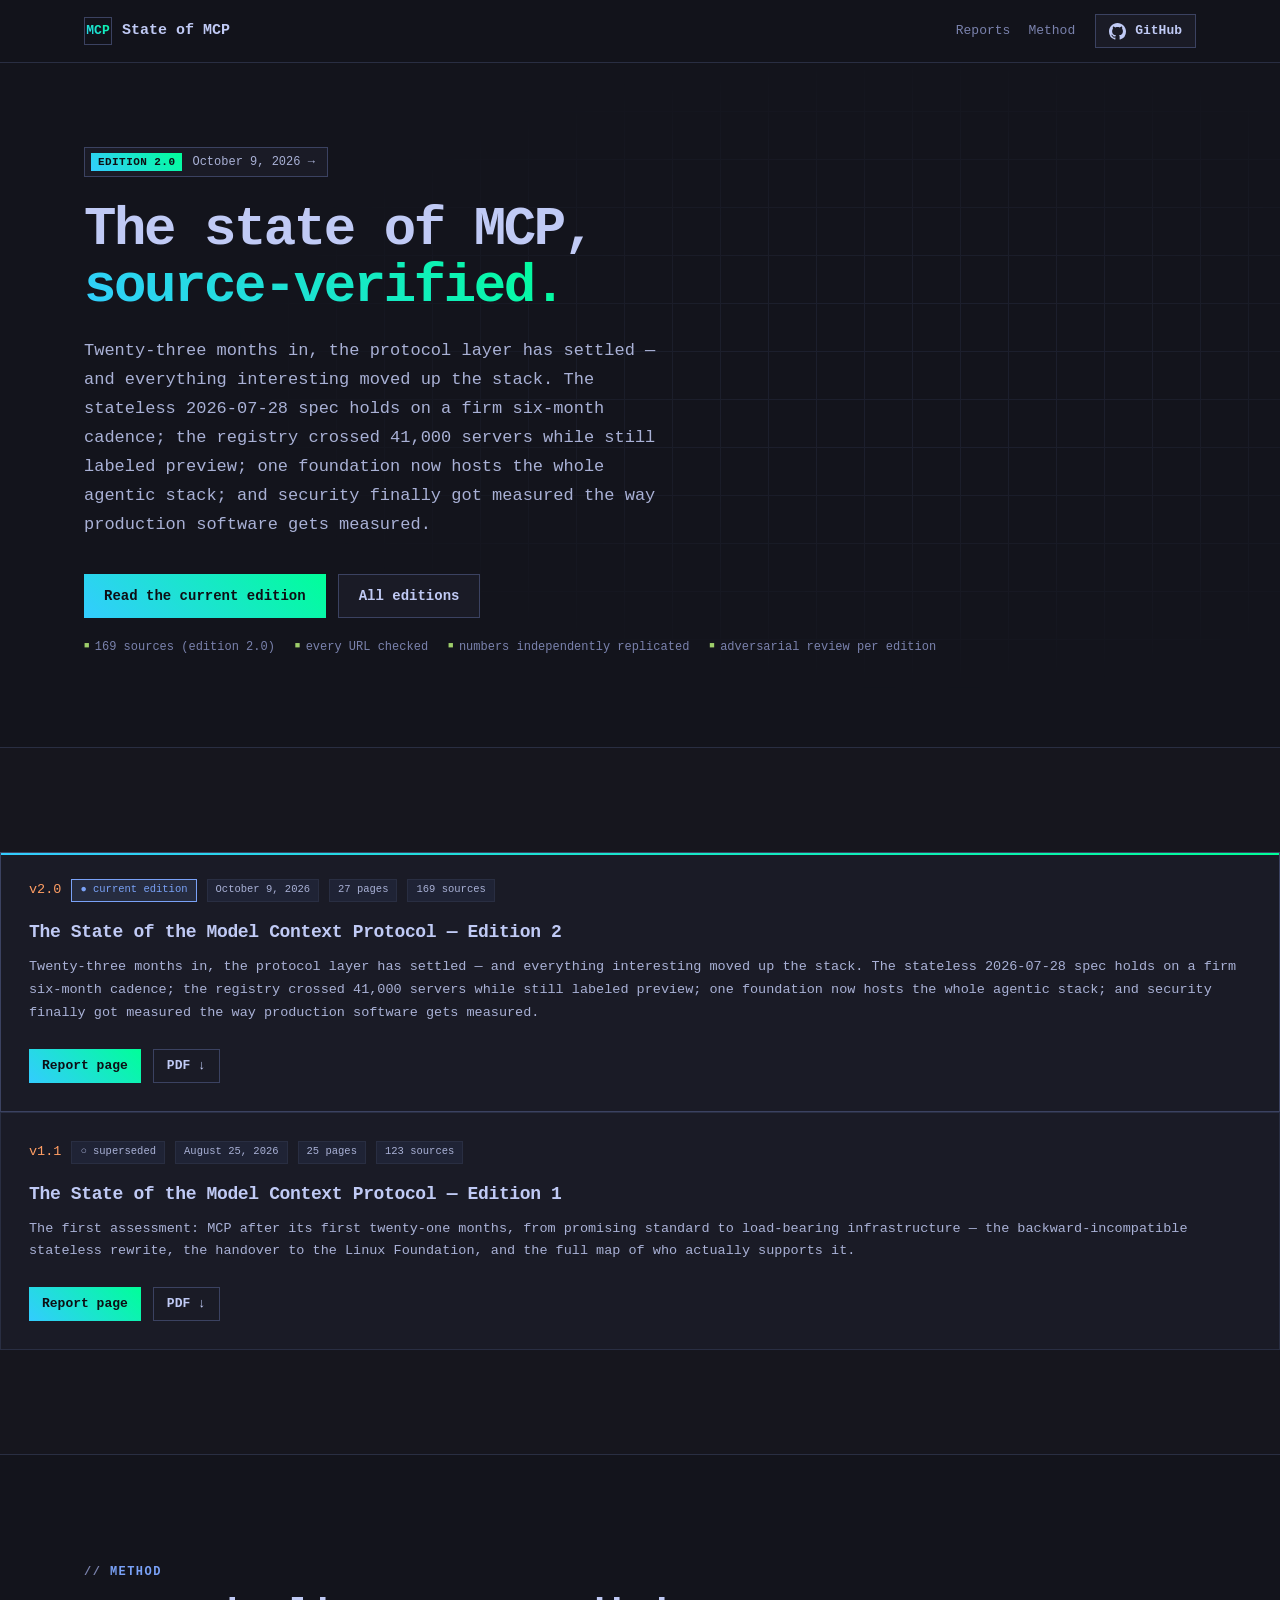
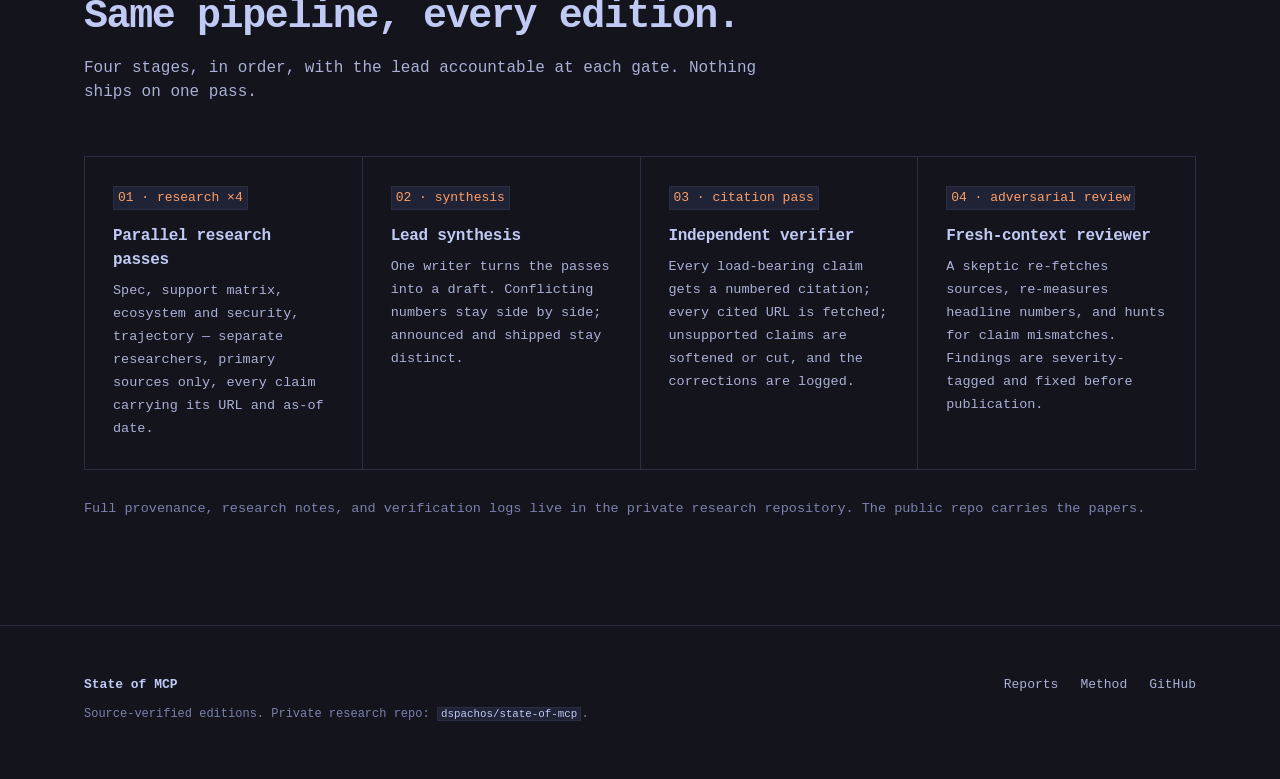
<file: site/index.html>
<!doctype html>
<html lang="en">
  <head>
    <meta charset="utf-8" />
    <meta name="viewport" content="width=device-width, initial-scale=1, viewport-fit=cover" />
    <title>The State of MCP — source-verified white paper, editions</title>
    <meta
      name="description"
      content="A recurring, source-verified white paper on the Model Context Protocol: where it stands, where it runs, and where it is going. Every edition re-runs the full verification pipeline."
    />
    <meta name="theme-color" content="#13141c" />
    <link rel="icon" href="favicon.svg" type="image/svg+xml" />
    <link rel="preload" href="fonts/JetBrainsMono.woff2" as="font" type="font/woff2" crossorigin />
    <link rel="stylesheet" href="style.css" />
    <meta property="og:type" content="website" />
    <meta property="og:site_name" content="The State of MCP" />
    <meta property="og:title" content="The State of MCP — source-verified white paper" />
    <meta
      property="og:description"
      content="A recurring white paper on the Model Context Protocol. 169 sources, every URL checked, census independently replicated."
    />
    <meta name="twitter:card" content="summary_large_image" />
  </head>
  <body>
    <a class="sr-only focus:not-sr-only focus:fixed focus:left-4 focus:top-3 focus:z-20 focus:bg-[var(--card)] focus:px-3 focus:py-2" href="#main"
      >Skip to content</a
    >

    <header class="sticky top-0 z-10 border-b border-[var(--line)] bg-[rgba(19,20,28,0.94)]">
      <div class="wrap flex items-center gap-5 h-[62px]">
        <a class="flex items-center gap-2.5 whitespace-nowrap !text-[var(--text)] font-bold text-[15px]" href="index.html">
          <span class="inline-grid place-items-center w-7 h-7 border border-[var(--line-strong)] text-[13px] font-bold grad !text-transparent" aria-hidden="true">MCP</span>
          State of MCP
        </a>
        <nav class="ml-auto flex gap-[18px] text-[13px]" aria-label="Sections">
          <a class="!text-[var(--muted)]" href="#reports">Reports</a>
          <a class="!text-[var(--muted)]" href="#method">Method</a>
        </nav>
        <a class="btn btn-sm" href="https://github.com/dspachos/state-of-mcp-report">
          <svg viewBox="0 0 16 16" fill="currentColor" class="w-[17px] h-[17px]" aria-hidden="true">
            <path d="M8 0c4.42 0 8 3.58 8 8a8.013 8.013 0 0 1-5.45 7.59c-.4.08-.55-.17-.55-.38 0-.27.01-1.13.01-2.2 0-.75-.25-1.23-.54-1.48 1.78-.2 3.65-.88 3.65-3.95 0-.88-.31-1.59-.82-2.15.08-.2.36-1.02-.08-2.12 0 0-.67-.22-2.2.82-.64-.18-1.32-.27-2-.27-.68 0-1.36.09-2 .27-1.53-1.03-2.2-.82-2.2-.82-.44 1.1-.16 1.92-.08 2.12-.51.56-.82 1.28-.82 2.15 0 3.06 1.86 3.75 3.64 3.95-.23.2-.44.55-.51 1.07-.46.21-1.61.55-2.33-.66-.15-.24-.6-.83-1.23-.82-.67.01-.27.38.01.53.34.19.73.9.82 1.13.16.45.68 1.31 2.69.94 0 .67.01 1.3.01 1.49 0 .21-.15.45-.55.38A7.995 7.995 0 0 1 0 8c0-4.42 3.58-8 8-8Z" />
          </svg>
          GitHub
        </a>
      </div>
    </header>

    <main id="main">
      <!-- Hero -->
      <section class="relative overflow-hidden border-b border-[var(--line)]">
        <div class="grid-bg absolute inset-0 pointer-events-none" aria-hidden="true"></div>
        <div class="wrap relative pt-[84px] pb-[92px]">
          <div>
            <a class="badge" id="hero-badge" href="#">EDITION 2</a>
            <h1 class="mt-6 mb-[22px] text-[clamp(32px,4.6vw,54px)] leading-[1.06] tracking-[-0.045em]">
              The state of MCP,<br /><span class="grad">source-verified.</span>
            </h1>
            <p class="lead text-[17px] leading-[1.7] max-w-[34em]" id="hero-lead"></p>
            <div class="flex flex-wrap gap-3 mt-[34px]">
              <a class="btn btn-primary" id="hero-read" href="#">Read the current edition</a>
              <a class="btn" href="#reports">All editions</a>
            </div>
            <div class="facts" id="hero-facts"></div>
          </div>
        </div>
      </section>

      <!-- Reports -->
      <section id="reports" class="py-[104px] border-b border-[var(--line)] bg-[var(--panel)]">
        <div class="wrap">
          <div class="max-w-[680px] mb-[52px]">
            <span class="kicker">Reports</span>
            <h2 class="text-[clamp(28px,3.6vw,40px)] leading-[1.15] tracking-[-0.035em]">Editions, newest first.</h2>
            <p class="mt-4 text-base">Each edition is a full re-run against fresh data — every count carries its as-of date, and the numbers get re-measured, not re-printed.</p>
          </div>
          <div class="grid grid-cols-1 lg:grid-cols-2 gap-4" id="reports"></div>
          <p class="mt-7 text-[13.5px] text-[var(--muted)]">
            Older editions also live in git — the <code>v1.1</code> tag pins the August 2026 release.
          </p>
        </div>
      </section>

      <!-- Method -->
      <section id="method" class="py-[104px] border-b border-[var(--line)]">
        <div class="wrap">
          <div class="max-w-[680px] mb-[52px]">
            <span class="kicker">Method</span>
            <h2 class="text-[clamp(28px,3.6vw,40px)] leading-[1.15] tracking-[-0.035em]">Same pipeline, every edition.</h2>
            <p class="mt-4 text-base">Four stages, in order, with the lead accountable at each gate. Nothing ships on one pass.</p>
          </div>
          <div class="grid grid-cols-1 md:grid-cols-2 lg:grid-cols-4 border-t border-l border-[var(--line)]">
            <article class="border-r border-b border-[var(--line)] p-7 bg-[var(--bg)]">
              <code class="inline-block mb-3.5 text-[13px] text-[var(--brand)]">01 · research ×4</code>
              <h3 class="text-base mb-2">Parallel research passes</h3>
              <p class="text-[13.5px]">Spec, support matrix, ecosystem and security, trajectory — separate researchers, primary sources only, every claim carrying its URL and as-of date.</p>
            </article>
            <article class="border-r border-b border-[var(--line)] p-7 bg-[var(--bg)]">
              <code class="inline-block mb-3.5 text-[13px] text-[var(--brand)]">02 · synthesis</code>
              <h3 class="text-base mb-2">Lead synthesis</h3>
              <p class="text-[13.5px]">One writer turns the passes into a draft. Conflicting numbers stay side by side; announced and shipped stay distinct.</p>
            </article>
            <article class="border-r border-b border-[var(--line)] p-7 bg-[var(--bg)]">
              <code class="inline-block mb-3.5 text-[13px] text-[var(--brand)]">03 · citation pass</code>
              <h3 class="text-base mb-2">Independent verifier</h3>
              <p class="text-[13.5px]">Every load-bearing claim gets a numbered citation; every cited URL is fetched; unsupported claims are softened or cut, and the corrections are logged.</p>
            </article>
            <article class="border-r border-b border-[var(--line)] p-7 bg-[var(--bg)]">
              <code class="inline-block mb-3.5 text-[13px] text-[var(--brand)]">04 · adversarial review</code>
              <h3 class="text-base mb-2">Fresh-context reviewer</h3>
              <p class="text-[13.5px]">A skeptic re-fetches sources, re-measures headline numbers, and hunts for claim mismatches. Findings are severity-tagged and fixed before publication.</p>
            </article>
          </div>
          <p class="mt-7 text-[13.5px] text-[var(--muted)]">
            Full provenance, research notes, and verification logs live in the private research repository. The public repo carries the papers.
          </p>
        </div>
      </section>
    </main>

    <footer class="py-12 pb-14 text-[13px] text-[var(--muted)]">
      <div class="wrap flex flex-wrap justify-between gap-7">
        <div>
          <div class="mb-2.5 font-bold !text-[var(--text)]">State of MCP</div>
          <small class="block mt-1 text-xs">Source-verified editions. Private research repo: <code>dspachos/state-of-mcp</code>.</small>
        </div>
        <div class="flex flex-wrap gap-[22px]">
          <a class="!text-[var(--body)]" href="#reports">Reports</a>
          <a class="!text-[var(--body)]" href="#method">Method</a>
          <a class="!text-[var(--body)]" href="https://github.com/dspachos/state-of-mcp-report">GitHub</a>
        </div>
      </div>
    </footer>

    <script src="site.js?v=2"></script>
    <script>
      renderIndex();
    </script>
  </body>
</html>
</file>
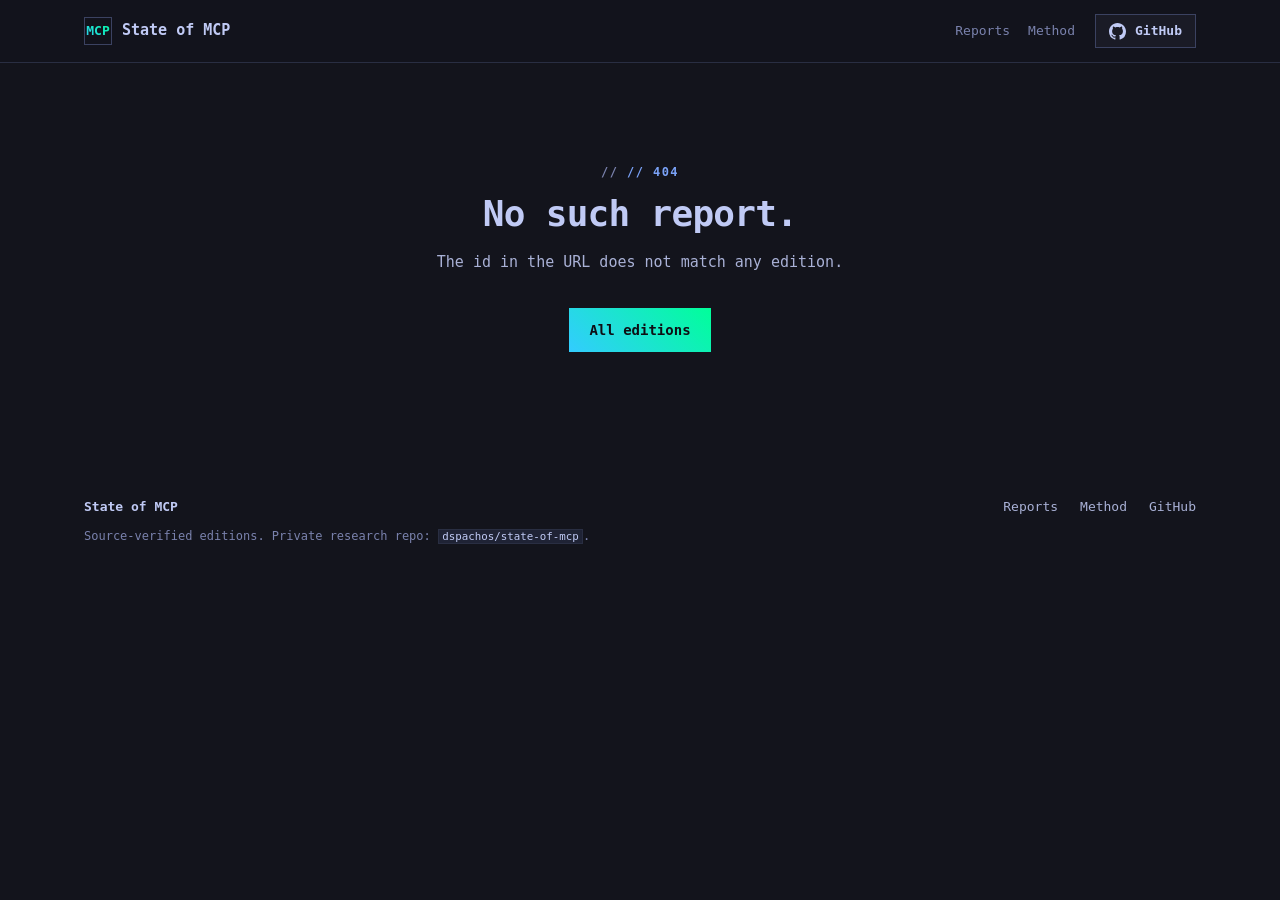
<file: site/report.html>
<!doctype html>
<html lang="en">
  <head>
    <meta charset="utf-8" />
    <meta name="viewport" content="width=device-width, initial-scale=1, viewport-fit=cover" />
    <title>Report — The State of MCP</title>
    <meta name="description" content="Edition page: summary and PDF download for one edition of the State of MCP white paper." />
    <meta name="theme-color" content="#13141c" />
    <link rel="icon" href="favicon.svg" type="image/svg+xml" />
    <link rel="preload" href="fonts/JetBrainsMono.woff2" as="font" type="font/woff2" crossorigin />
    <link rel="stylesheet" href="style.css" />
    <meta property="og:type" content="article" />
    <meta property="og:site_name" content="The State of MCP" />
    <meta name="twitter:card" content="summary_large_image" />
  </head>
  <body>
    <a class="sr-only focus:not-sr-only focus:fixed focus:left-4 focus:top-3 focus:z-20 focus:bg-[var(--card)] focus:px-3 focus:py-2" href="#main"
      >Skip to content</a
    >

    <header class="sticky top-0 z-10 border-b border-[var(--line)] bg-[rgba(19,20,28,0.94)]">
      <div class="wrap flex items-center gap-5 h-[62px]">
        <a class="flex items-center gap-2.5 whitespace-nowrap !text-[var(--text)] font-bold text-[15px]" href="index.html">
          <span class="inline-grid place-items-center w-7 h-7 border border-[var(--line-strong)] text-[13px] font-bold grad !text-transparent" aria-hidden="true">MCP</span>
          State of MCP
        </a>
        <nav class="ml-auto flex gap-[18px] text-[13px]" aria-label="Sections">
          <a class="!text-[var(--muted)]" href="index.html#reports">Reports</a>
          <a class="!text-[var(--muted)]" href="index.html#method">Method</a>
        </nav>
        <a class="btn btn-sm" href="https://github.com/dspachos/state-of-mcp-report">
          <svg viewBox="0 0 16 16" fill="currentColor" class="w-[17px] h-[17px]" aria-hidden="true">
            <path d="M8 0c4.42 0 8 3.58 8 8a8.013 8.013 0 0 1-5.45 7.59c-.4.08-.55-.17-.55-.38 0-.27.01-1.13.01-2.2 0-.75-.25-1.23-.54-1.48 1.78-.2 3.65-.88 3.65-3.95 0-.88-.31-1.59-.82-2.15.08-.2.36-1.02-.08-2.12 0 0-.67-.22-2.2.82-.64-.18-1.32-.27-2-.27-.68 0-1.36.09-2 .27-1.53-1.03-2.2-.82-2.2-.82-.44 1.1-.16 1.92-.08 2.12-.51.56-.82 1.28-.82 2.15 0 3.06 1.86 3.75 3.64 3.95-.23.2-.44.55-.51 1.07-.46.21-1.61.55-2.33-.66-.15-.24-.6-.83-1.23-.82-.67.01-.27.38.01.53.34.19.73.9.82 1.13.16.45.68 1.31 2.69.94 0 .67.01 1.3.01 1.49 0 .21-.15.45-.55.38A7.995 7.995 0 0 1 0 8c0-4.42 3.58-8 8-8Z" />
          </svg>
          GitHub
        </a>
      </div>
    </header>

    <main id="main">
      <div id="page-main">
        <!-- Page head -->
        <section class="relative overflow-hidden border-b border-[var(--line)]">
          <div class="grid-bg absolute inset-0 pointer-events-none" aria-hidden="true"></div>
          <div class="wrap relative pt-[88px] pb-20">
            <a class="badge mb-7" href="index.html#reports"><b id="rep-version">v</b> all editions →</a>
            <h1 class="mb-[22px] text-[clamp(32px,4.6vw,54px)] leading-[1.06] tracking-[-0.045em]" id="rep-title"></h1>
            <div class="flex flex-wrap gap-2.5" id="rep-meta"></div>
          </div>
        </section>

        <!-- Summary + download -->
        <section class="py-[104px] border-b border-[var(--line)] bg-[var(--panel)]">
          <div class="wrap grid grid-cols-1 lg:grid-cols-[minmax(0,1.35fr)_minmax(0,0.65fr)] gap-14 items-start">
            <div>
              <span class="kicker">Summary</span>
              <p class="text-[17px] leading-[1.7] !text-[var(--text)]" id="rep-lead"></p>
              <div class="mt-4 text-base" id="rep-summary"></div>
              <div class="mt-7" id="rep-status-note"></div>
            </div>
            <aside class="term">
              <div class="px-[18px] py-3">
                <a class="btn btn-primary w-full" id="rep-pdf" href="#" rel="noopener">Download PDF ↓</a>
              </div>
            </aside>
          </div>
        </section>

        <!-- Highlights -->
        <section class="py-[104px] border-b border-[var(--line)]">
          <div class="wrap">
            <div class="max-w-[680px] mb-[52px]">
              <span class="kicker">Findings</span>
              <h2 class="text-[clamp(28px,3.6vw,40px)] leading-[1.15] tracking-[-0.035em]">What this edition found.</h2>
            </div>
            <div class="grid grid-cols-1 md:grid-cols-2 gap-4" id="rep-highlights"></div>
          </div>
        </section>
      </div>
    </main>

    <footer class="py-12 pb-14 text-[13px] text-[var(--muted)]">
      <div class="wrap flex flex-wrap justify-between gap-7">
        <div>
          <div class="mb-2.5 font-bold !text-[var(--text)]">State of MCP</div>
          <small class="block mt-1 text-xs">Source-verified editions. Private research repo: <code>dspachos/state-of-mcp</code>.</small>
        </div>
        <div class="flex flex-wrap gap-[22px]">
          <a class="!text-[var(--body)]" href="index.html#reports">Reports</a>
          <a class="!text-[var(--body)]" href="index.html#method">Method</a>
          <a class="!text-[var(--body)]" href="https://github.com/dspachos/state-of-mcp-report">GitHub</a>
        </div>
      </div>
    </footer>

    <script src="site.js?v=2"></script>
    <script>
      renderReport();
    </script>
  </body>
</html>
</file>
<file: site/style.css>
*,:after,:before{--tw-border-spacing-x:0;--tw-border-spacing-y:0;--tw-translate-x:0;--tw-translate-y:0;--tw-rotate:0;--tw-skew-x:0;--tw-skew-y:0;--tw-scale-x:1;--tw-scale-y:1;--tw-pan-x: ;--tw-pan-y: ;--tw-pinch-zoom: ;--tw-scroll-snap-strictness:proximity;--tw-gradient-from-position: ;--tw-gradient-via-position: ;--tw-gradient-to-position: ;--tw-ordinal: ;--tw-slashed-zero: ;--tw-numeric-figure: ;--tw-numeric-spacing: ;--tw-numeric-fraction: ;--tw-ring-inset: ;--tw-ring-offset-width:0px;--tw-ring-offset-color:#fff;--tw-ring-color:rgba(59,130,246,.5);--tw-ring-offset-shadow:0 0 #0000;--tw-ring-shadow:0 0 #0000;--tw-shadow:0 0 #0000;--tw-shadow-colored:0 0 #0000;--tw-blur: ;--tw-brightness: ;--tw-contrast: ;--tw-grayscale: ;--tw-hue-rotate: ;--tw-invert: ;--tw-saturate: ;--tw-sepia: ;--tw-drop-shadow: ;--tw-backdrop-blur: ;--tw-backdrop-brightness: ;--tw-backdrop-contrast: ;--tw-backdrop-grayscale: ;--tw-backdrop-hue-rotate: ;--tw-backdrop-invert: ;--tw-backdrop-opacity: ;--tw-backdrop-saturate: ;--tw-backdrop-sepia: ;--tw-contain-size: ;--tw-contain-layout: ;--tw-contain-paint: ;--tw-contain-style: }::backdrop{--tw-border-spacing-x:0;--tw-border-spacing-y:0;--tw-translate-x:0;--tw-translate-y:0;--tw-rotate:0;--tw-skew-x:0;--tw-skew-y:0;--tw-scale-x:1;--tw-scale-y:1;--tw-pan-x: ;--tw-pan-y: ;--tw-pinch-zoom: ;--tw-scroll-snap-strictness:proximity;--tw-gradient-from-position: ;--tw-gradient-via-position: ;--tw-gradient-to-position: ;--tw-ordinal: ;--tw-slashed-zero: ;--tw-numeric-figure: ;--tw-numeric-spacing: ;--tw-numeric-fraction: ;--tw-ring-inset: ;--tw-ring-offset-width:0px;--tw-ring-offset-color:#fff;--tw-ring-color:rgba(59,130,246,.5);--tw-ring-offset-shadow:0 0 #0000;--tw-ring-shadow:0 0 #0000;--tw-shadow:0 0 #0000;--tw-shadow-colored:0 0 #0000;--tw-blur: ;--tw-brightness: ;--tw-contrast: ;--tw-grayscale: ;--tw-hue-rotate: ;--tw-invert: ;--tw-saturate: ;--tw-sepia: ;--tw-drop-shadow: ;--tw-backdrop-blur: ;--tw-backdrop-brightness: ;--tw-backdrop-contrast: ;--tw-backdrop-grayscale: ;--tw-backdrop-hue-rotate: ;--tw-backdrop-invert: ;--tw-backdrop-opacity: ;--tw-backdrop-saturate: ;--tw-backdrop-sepia: ;--tw-contain-size: ;--tw-contain-layout: ;--tw-contain-paint: ;--tw-contain-style: }

/*! tailwindcss v3.4.17 | MIT License | https://tailwindcss.com*/*,:after,:before{box-sizing:border-box;border:0 solid #e5e7eb}:after,:before{--tw-content:""}:host,html{line-height:1.5;-webkit-text-size-adjust:100%;-moz-tab-size:4;-o-tab-size:4;tab-size:4;font-family:ui-sans-serif,system-ui,sans-serif,Apple Color Emoji,Segoe UI Emoji,Segoe UI Symbol,Noto Color Emoji;font-feature-settings:normal;font-variation-settings:normal;-webkit-tap-highlight-color:transparent}body{margin:0;line-height:inherit}hr{height:0;color:inherit;border-top-width:1px}abbr:where([title]){-webkit-text-decoration:underline dotted;text-decoration:underline dotted}h1,h2,h3,h4,h5,h6{font-size:inherit;font-weight:inherit}a{color:inherit;text-decoration:inherit}b,strong{font-weight:bolder}code,kbd,pre,samp{font-family:JetBrains Mono,ui-monospace,SF Mono,Menlo,Consolas,monospace;font-feature-settings:normal;font-variation-settings:normal;font-size:1em}small{font-size:80%}sub,sup{font-size:75%;line-height:0;position:relative;vertical-align:baseline}sub{bottom:-.25em}sup{top:-.5em}table{text-indent:0;border-color:inherit;border-collapse:collapse}button,input,optgroup,select,textarea{font-family:inherit;font-feature-settings:inherit;font-variation-settings:inherit;font-size:100%;font-weight:inherit;line-height:inherit;letter-spacing:inherit;color:inherit;margin:0;padding:0}button,select{text-transform:none}button,input:where([type=button]),input:where([type=reset]),input:where([type=submit]){-webkit-appearance:button;background-color:transparent;background-image:none}:-moz-focusring{outline:auto}:-moz-ui-invalid{box-shadow:none}progress{vertical-align:baseline}::-webkit-inner-spin-button,::-webkit-outer-spin-button{height:auto}[type=search]{-webkit-appearance:textfield;outline-offset:-2px}::-webkit-search-decoration{-webkit-appearance:none}::-webkit-file-upload-button{-webkit-appearance:button;font:inherit}summary{display:list-item}blockquote,dd,dl,figure,h1,h2,h3,h4,h5,h6,hr,p,pre{margin:0}fieldset{margin:0}fieldset,legend{padding:0}menu,ol,ul{list-style:none;margin:0;padding:0}dialog{padding:0}textarea{resize:vertical}input::-moz-placeholder,textarea::-moz-placeholder{opacity:1;color:#9ca3af}input::placeholder,textarea::placeholder{opacity:1;color:#9ca3af}[role=button],button{cursor:pointer}:disabled{cursor:default}audio,canvas,embed,iframe,img,object,svg,video{display:block;vertical-align:middle}img,video{max-width:100%;height:auto}[hidden]:where(:not([hidden=until-found])){display:none}html{scroll-behavior:smooth}body{background-color:var(--bg);font-family:JetBrains Mono,ui-monospace,SF Mono,Menlo,Consolas,monospace;font-size:15px;line-height:1.7;color:var(--body);-webkit-font-smoothing:antialiased;-moz-osx-font-smoothing:grayscale;font-variant-ligatures:none}h1,h2,h3{font-weight:700;letter-spacing:-.02em;color:var(--text)}a{color:var(--accent);text-decoration-line:none}a:hover{text-decoration-line:underline;text-underline-offset:3px}code{border-width:1px;border-color:var(--line);background-color:var(--card-2);padding-left:.3em;padding-right:.3em;font-size:.9em;color:var(--text)}::focus-visible{outline:2px solid #3cf;outline-offset:2px}.wrap{margin-left:auto;margin-right:auto;max-width:1160px;padding-left:1.5rem;padding-right:1.5rem}.btn{display:inline-flex;height:2.75rem;cursor:pointer;align-items:center;justify-content:center;gap:9px;border-width:1px;border-color:var(--line-strong);background-color:var(--card);padding-left:1.25rem;padding-right:1.25rem;font-size:.875rem;line-height:1.25rem;font-weight:600;color:var(--text);text-decoration-line:none;transition-property:border-color,background,filter;transition-timing-function:cubic-bezier(.4,0,.2,1);transition-duration:.15s}.btn:hover{border-color:var(--accent);text-decoration-line:none}.btn-primary{border-width:0;color:var(--accent-ink);background:var(--active)}.btn-primary:hover{filter:brightness(1.1)}.btn-sm{height:34px;padding-left:13px;padding-right:13px;font-size:13px}.kicker{margin-bottom:.875rem;display:inline-block;font-size:.75rem;line-height:1rem;font-weight:600;text-transform:uppercase;letter-spacing:.12em;color:var(--accent)}.kicker:before{content:"// ";color:var(--muted)}.grad{background:var(--active);-webkit-background-clip:text;background-clip:text;color:transparent}.badge{display:inline-flex;align-items:center;gap:.625rem;border-width:1px;border-color:var(--line-strong);background-color:var(--card);padding:5px .75rem 5px 6px;font-size:.75rem;line-height:1rem;color:var(--body);text-decoration-line:none}.badge:hover{border-color:var(--accent);text-decoration-line:none}.badge b{padding:1px 7px;font-size:11px;font-weight:700;letter-spacing:.04em;color:var(--accent-ink);background:var(--active)}.facts{margin-top:1.25rem;display:flex;flex-wrap:wrap;-moz-column-gap:1.25rem;column-gap:1.25rem;row-gap:.5rem;font-size:.75rem;line-height:1rem;color:var(--muted)}.facts span:before{content:"■ ";color:var(--ok);font-size:9px;vertical-align:2px}.chip{display:inline-flex;height:23px;align-items:center;gap:.375rem;white-space:nowrap;border-width:1px;border-color:var(--line);background-color:var(--card-2);padding-left:.5rem;padding-right:.5rem;font-size:10.5px;color:var(--body)}.chip-current{border-color:var(--accent);background-color:var(--accent-soft);color:var(--accent)}.chip-ok{border-color:hsla(89,51%,61%,.5);background-color:var(--ok-soft);color:var(--ok)}.report-card{border-width:1px;border-color:var(--line);background-color:var(--card);padding:1.75rem;transition-property:color,background-color,border-color,text-decoration-color,fill,stroke;transition-timing-function:cubic-bezier(.4,0,.2,1);transition-duration:.2s}.report-card:hover{background-color:var(--card-2)}.report-card.current{border-color:var(--line-strong)}.report-card.current:before{content:"";display:block;margin:-28px -28px 24px;height:2px;background:var(--active)}.grid-bg{background-image:linear-gradient(var(--line) 1px,transparent 1px),linear-gradient(90deg,var(--line) 1px,transparent 1px);background-size:48px 48px;opacity:.45;-webkit-mask-image:radial-gradient(ellipse 75% 65% at 72% 45%,#000 20%,transparent 72%);mask-image:radial-gradient(ellipse 75% 65% at 72% 45%,#000 20%,transparent 72%)}.term{border-width:1px;border-color:var(--line);background-color:var(--code-bg)}.sr-only{position:absolute;width:1px;height:1px;padding:0;margin:-1px;overflow:hidden;clip:rect(0,0,0,0);white-space:nowrap;border-width:0}.pointer-events-none{pointer-events:none}.fixed{position:fixed}.absolute{position:absolute}.relative{position:relative}.sticky{position:sticky}.inset-0{inset:0}.top-0{top:0}.z-10{z-index:10}.my-2{margin-top:.5rem}.mb-2,.my-2{margin-bottom:.5rem}.mb-2\.5{margin-bottom:.625rem}.mb-3\.5{margin-bottom:.875rem}.mb-4{margin-bottom:1rem}.mb-6{margin-bottom:1.5rem}.mb-7{margin-bottom:1.75rem}.mb-8{margin-bottom:2rem}.mb-\[22px\]{margin-bottom:22px}.mb-\[52px\]{margin-bottom:52px}.ml-auto{margin-left:auto}.mr-2{margin-right:.5rem}.mt-1{margin-top:.25rem}.mt-4{margin-top:1rem}.mt-6{margin-top:1.5rem}.mt-7{margin-top:1.75rem}.mt-\[34px\]{margin-top:34px}.block{display:block}.inline-block{display:inline-block}.flex{display:flex}.grid{display:grid}.inline-grid{display:inline-grid}.h-7{height:1.75rem}.h-\[17px\]{height:17px}.h-\[62px\]{height:62px}.w-7{width:1.75rem}.w-\[17px\]{width:17px}.w-full{width:100%}.max-w-\[34em\]{max-width:34em}.max-w-\[680px\]{max-width:680px}.grid-cols-1{grid-template-columns:repeat(1,minmax(0,1fr))}.flex-wrap{flex-wrap:wrap}.place-items-center{place-items:center}.items-start{align-items:flex-start}.items-center{align-items:center}.items-stretch{align-items:stretch}.justify-between{justify-content:space-between}.gap-14{gap:3.5rem}.gap-16{gap:4rem}.gap-2\.5{gap:.625rem}.gap-3{gap:.75rem}.gap-4{gap:1rem}.gap-5{gap:1.25rem}.gap-7{gap:1.75rem}.gap-\[18px\]{gap:18px}.gap-\[22px\]{gap:22px}.overflow-hidden{overflow:hidden}.whitespace-nowrap{white-space:nowrap}.\!border-0{border-width:0!important}.border{border-width:1px}.border-b{border-bottom-width:1px}.border-l{border-left-width:1px}.border-r{border-right-width:1px}.border-t{border-top-width:1px}.border-\[var\(--line\)\]{border-color:var(--line)}.border-\[var\(--line-strong\)\]{border-color:var(--line-strong)}.\!bg-transparent{background-color:transparent!important}.bg-\[rgba\(19\2c 20\2c 28\2c 0\.94\)\]{background-color:rgba(19,20,28,.94)}.bg-\[var\(--bg\)\]{background-color:var(--bg)}.bg-\[var\(--card\)\]{background-color:var(--card)}.bg-\[var\(--panel\)\]{background-color:var(--panel)}.\!p-0{padding:0!important}.p-7{padding:1.75rem}.px-\[18px\]{padding-left:18px;padding-right:18px}.py-12{padding-top:3rem;padding-bottom:3rem}.py-24{padding-top:6rem;padding-bottom:6rem}.py-3{padding-top:.75rem;padding-bottom:.75rem}.py-\[104px\]{padding-top:104px;padding-bottom:104px}.pb-14{padding-bottom:3.5rem}.pb-20{padding-bottom:5rem}.pb-\[92px\]{padding-bottom:92px}.pt-\[84px\]{padding-top:84px}.pt-\[88px\]{padding-top:88px}.text-center{text-align:center}.text-4xl{font-size:2.25rem;line-height:2.5rem}.text-\[13\.5px\]{font-size:13.5px}.text-\[13px\]{font-size:13px}.text-\[15px\]{font-size:15px}.text-\[17px\]{font-size:17px}.text-\[clamp\(28px\2c 3\.6vw\2c 40px\)\]{font-size:clamp(28px,3.6vw,40px)}.text-\[clamp\(32px\2c 4\.6vw\2c 54px\)\]{font-size:clamp(32px,4.6vw,54px)}.text-base{font-size:1rem;line-height:1.5rem}.text-lg{font-size:1.125rem;line-height:1.75rem}.text-xs{font-size:.75rem;line-height:1rem}.font-bold{font-weight:700}.leading-\[1\.06\]{line-height:1.06}.leading-\[1\.15\]{line-height:1.15}.leading-\[1\.7\]{line-height:1.7}.tracking-\[-0\.035em\]{letter-spacing:-.035em}.tracking-\[-0\.045em\]{letter-spacing:-.045em}.\!text-\[var\(--body\)\]{color:var(--body)!important}.\!text-\[var\(--muted\)\]{color:var(--muted)!important}.\!text-\[var\(--text\)\]{color:var(--text)!important}.\!text-transparent{color:transparent!important}.text-\[var\(--brand\)\]{color:var(--brand)}.text-\[var\(--muted\)\]{color:var(--muted)}:root{--bg:#13141c;--panel:#16161e;--card:#1a1b26;--card-2:#1f2335;--raised:#24283b;--line:#292e42;--line-strong:#3b4261;--text:#c0caf5;--body:#a9b1d6;--muted:#7a82ad;--accent:#7aa2f7;--accent-ink:#0e0e14;--accent-soft:rgba(122,162,247,.12);--brand:#ff9e64;--ok:#9ece6a;--ok-soft:hsla(89,51%,61%,.1);--warn:#e0af68;--err:#f7768e;--purple:#bb9af7;--code-bg:#0e0e14;--active:linear-gradient(45deg,#3cf,#0f9);color-scheme:dark}*{border-radius:0!important}.focus\:not-sr-only:focus{position:static;width:auto;height:auto;padding:0;margin:0;overflow:visible;clip:auto;white-space:normal}.focus\:fixed:focus{position:fixed}.focus\:left-4:focus{left:1rem}.focus\:top-3:focus{top:.75rem}.focus\:z-20:focus{z-index:20}.focus\:bg-\[var\(--card\)\]:focus{background-color:var(--card)}.focus\:px-3:focus{padding-left:.75rem;padding-right:.75rem}.focus\:py-2:focus{padding-top:.5rem;padding-bottom:.5rem}@media (min-width:768px){.md\:grid-cols-2{grid-template-columns:repeat(2,minmax(0,1fr))}}@media (min-width:1024px){.lg\:grid-cols-2{grid-template-columns:repeat(2,minmax(0,1fr))}.lg\:grid-cols-4{grid-template-columns:repeat(4,minmax(0,1fr))}.lg\:grid-cols-\[minmax\(0\2c 0\.8fr\)_minmax\(0\2c 1\.2fr\)\]{grid-template-columns:minmax(0,.8fr) minmax(0,1.2fr)}.lg\:grid-cols-\[minmax\(0\2c 1\.35fr\)_minmax\(0\2c 0\.65fr\)\]{grid-template-columns:minmax(0,1.35fr) minmax(0,.65fr)}}
</file>
